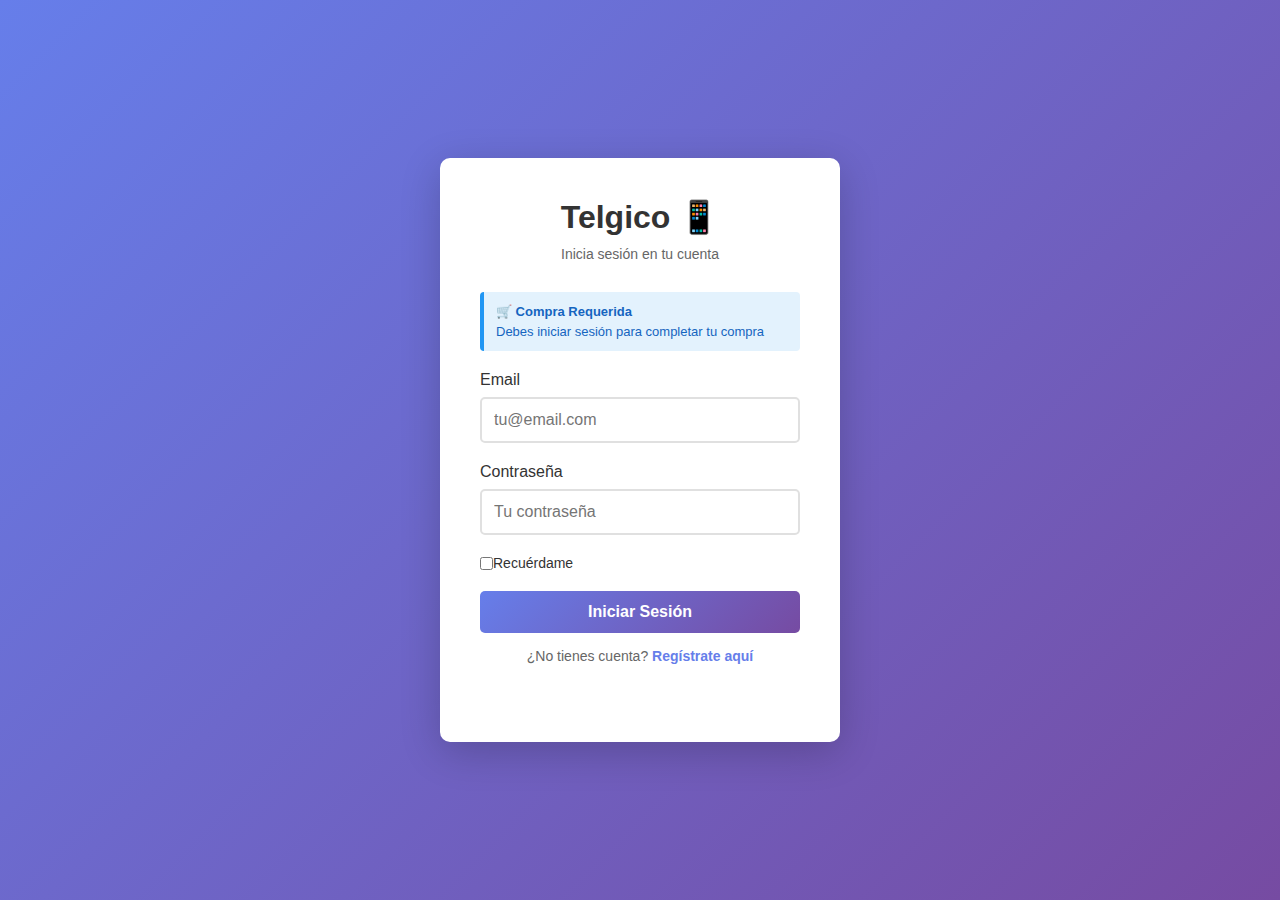
<file: checkout.html>
<!DOCTYPE html>
<html lang="es">
<head>
    <meta charset="UTF-8">
    <meta name="viewport" content="width=device-width, initial-scale=1.0">
    <title>Pago - Telgico📱</title>
    <link rel="stylesheet" href="style.css">
    <style>
        :root {
            --primary-color: #667eea;
            --secondary-color: #764ba2;
            --success-color: #28a745;
            --success-dark: #218838;
            --warning-bg: #fff3cd;
            --warning-border: #ffc107;
            --text-primary: #333;
            --text-secondary: #666;
            --bg-light: #f9f9f9;
            --border-color: #ddd;
            --error-bg: #ffebee;
            --error-color: #c62828;
            --success-bg: #e8f5e9;
            --success-text: #2e7d32;
        }

        .checkout-container {
            max-width: 50rem;
            margin: 2rem auto 1rem;
            padding: 1.875rem;
            background: white;
            border-radius: 0.625rem;
            box-shadow: 0 5px 15px rgba(0,0,0,0.1);
        }

        .checkout-title {
            font-size: clamp(1.5rem, 5vw, 2rem);
            margin-bottom: 1.875rem;
            color: var(--text-primary);
            text-align: center;
        }

        .order-summary {
            background: var(--bg-light);
            padding: 1.25rem;
            border-radius: 0.5rem;
            margin-bottom: 1.875rem;
            font-size: clamp(0.875rem, 1.5vw, 1rem);
        }

        .order-summary h3 {
            margin-bottom: 0.9375rem;
            color: var(--primary-color);
        }

        .order-item {
            display: flex;
            justify-content: space-between;
            padding: 0.625rem 0;
            border-bottom: 1px solid var(--border-color);
            gap: 1rem;
            flex-wrap: wrap;
        }

        .order-total {
            font-size: clamp(1.25rem, 3vw, 1.5rem);
            font-weight: bold;
            color: var(--primary-color);
            text-align: right;
            padding-top: 0.9375rem;
            margin-top: 0.9375rem;
            border-top: 2px solid var(--primary-color);
            word-break: break-word;
        }

        .discount-section {
            background: #f0f4ff;
            padding: 0.9375rem;
            border-radius: 0.5rem;
            margin: 0.9375rem 0;
            border: 1px solid #d0d8ff;
            font-size: clamp(0.875rem, 1.5vw, 1rem);
        }

        .discount-input-group {
            display: flex;
            gap: 0.625rem;
            margin-bottom: 0.625rem;
            flex-wrap: wrap;
        }

        .discount-input-group input {
            flex: 1;
            min-width: 150px;
            padding: 0.625rem;
            border: 1px solid #d0d8ff;
            border-radius: 0.3125rem;
            font-size: clamp(0.875rem, 1.5vw, 1rem);
            text-transform: uppercase;
            box-sizing: border-box;
        }

        .discount-input-group button {
            padding: 0.625rem 1.25rem;
            background-color: var(--primary-color);
            color: white;
            border: none;
            border-radius: 0.3125rem;
            cursor: pointer;
            font-weight: bold;
            transition: background-color 0.3s;
            white-space: nowrap;
            font-size: clamp(0.875rem, 1.5vw, 1rem);
        }

        .discount-input-group button:hover {
            background-color: var(--secondary-color);
        }

        .discount-message {
            font-size: clamp(0.75rem, 1.2vw, 0.875rem);
            margin-top: 0.5rem;
            display: none;
            padding: 0.5rem;
            border-radius: 0.25rem;
        }

        .discount-message.success {
            color: var(--success-text);
            background-color: var(--success-bg);
            border-left: 3px solid var(--success-text);
            display: block;
        }

        .discount-message.error {
            color: var(--error-color);
            background-color: var(--error-bg);
            border-left: 3px solid var(--error-color);
            display: block;
        }

        .discount-info {
            font-size: clamp(0.75rem, 1.2vw, 0.875rem);
            color: var(--text-secondary);
            margin-top: 0.5rem;
        }

        .discount-info ul {
            margin: 0.5rem 0 0 1.25rem;
            font-size: clamp(0.75rem, 1.2vw, 0.875rem);
        }

        .price-row {
            display: flex;
            justify-content: space-between;
            padding: 0.3125rem 0;
            font-size: clamp(0.875rem, 1.5vw, 1rem);
            gap: 1rem;
            flex-wrap: wrap;
        }

        .form-group {
            margin-bottom: 1.25rem;
        }

        .form-group label {
            display: block;
            margin-bottom: 0.5rem;
            font-weight: bold;
            color: var(--text-primary);
            font-size: clamp(0.9rem, 1.5vw, 1rem);
        }

        .form-group input,
        .form-group select {
            width: 100%;
            padding: 0.75rem;
            border: 1px solid var(--border-color);
            border-radius: 0.3125rem;
            font-size: clamp(0.875rem, 1.5vw, 1rem);
            box-sizing: border-box;
        }

        .form-group input:focus,
        .form-group select:focus {
            outline: none;
            border-color: var(--primary-color);
            box-shadow: 0 0 5px rgba(102, 126, 234, 0.3);
        }

        .form-row {
            display: grid;
            grid-template-columns: 1fr 1fr;
            gap: 1.25rem;
        }

        .payment-methods {
            margin: 1.875rem 0;
            padding: 1.25rem;
            background: var(--bg-light);
            border-radius: 0.5rem;
            font-size: clamp(0.875rem, 1.5vw, 1rem);
        }

        .payment-methods h3 {
            margin-bottom: 0.9375rem;
            color: var(--primary-color);
        }

        .payment-option {
            margin-bottom: 0.9375rem;
        }

        .payment-option input[type="radio"] {
            margin-right: 0.625rem;
            cursor: pointer;
        }

        .payment-option label {
            display: inline;
            font-weight: normal;
            cursor: pointer;
            font-size: clamp(0.875rem, 1.5vw, 1rem);
        }

        .button-group {
            display: flex;
            flex-direction: column;
            gap: 0.9375rem;
            margin-top: 1.875rem;
        }

        .btn-pay,
        .btn-cancel {
            width: 100%;
            background-color: var(--success-color);
            color: white;
            padding: 0.9375rem;
            border: none;
            border-radius: 0.3125rem;
            cursor: pointer;
            font-size: clamp(1rem, 2vw, 1.125rem);
            font-weight: bold;
            transition: background-color 0.3s;
            text-decoration: none;
            display: flex;
            align-items: center;
            justify-content: center;
            box-sizing: border-box;
        }

        .btn-pay:hover {
            background-color: var(--success-dark);
        }

        .btn-cancel {
            background-color: #6c757d;
        }

        .btn-cancel:hover {
            background-color: #5a6268;
        }

        .success-message {
            display: none;
            background: var(--success-bg);
            color: #155724;
            padding: 1.25rem;
            border-radius: 0.3125rem;
            margin-bottom: 1.25rem;
            text-align: center;
            font-size: clamp(1rem, 2vw, 1.125rem);
        }

        .success-message.show {
            display: block;
        }

        #debugInfo {
            background-color: var(--warning-bg);
            border: 1px solid var(--warning-border);
            padding: 0.625rem;
            border-radius: 0.3125rem;
            margin-bottom: 0.9375rem;
            display: none;
        }

        #debugInfo small {
            font-size: clamp(0.75rem, 1.2vw, 0.875rem);
        }

        /* Estilos responsivos */
        @media (max-width: 768px) {
            .checkout-container {
                margin: 1rem auto 0.5rem;
                padding: 1.25rem;
            }

            .form-row {
                grid-template-columns: 1fr;
                gap: 1rem;
            }

            .order-summary {
                padding: 1rem;
                margin-bottom: 1.5rem;
            }

            .discount-section {
                padding: 0.75rem;
                margin: 0.75rem 0;
            }

            .button-group {
                gap: 0.75rem;
                margin-top: 1.5rem;
            }

            .discount-input-group {
                gap: 0.5rem;
                margin-bottom: 0.5rem;
            }

            .discount-input-group input {
                min-width: 120px;
            }

            .payment-methods {
                margin: 1.5rem 0;
                padding: 1rem;
            }
        }

        @media (max-width: 480px) {
            .checkout-container {
                margin: 0.5rem auto 0;
                padding: 1rem;
                border-radius: 0.5rem;
            }

            .order-summary {
                padding: 0.75rem;
                margin-bottom: 1rem;
            }

            .order-item {
                flex-direction: column;
                gap: 0.5rem;
                padding: 0.5rem 0;
            }

            .form-group {
                margin-bottom: 1rem;
            }

            .form-row {
                grid-template-columns: 1fr;
                gap: 0.75rem;
            }

            .discount-section {
                padding: 0.75rem;
                margin: 0.75rem 0;
                font-size: 0.875rem;
            }

            .discount-input-group {
                flex-direction: column;
                gap: 0.5rem;
            }

            .discount-input-group input {
                min-width: 100%;
                font-size: 0.875rem;
            }

            .discount-input-group button {
                padding: 0.625rem;
                font-size: 0.875rem;
                width: 100%;
            }

            .button-group {
                gap: 0.5rem;
                margin-top: 1rem;
            }

            .btn-pay,
            .btn-cancel {
                padding: 0.75rem;
                font-size: 1rem;
            }

            .payment-methods {
                margin: 1rem 0;
                padding: 0.75rem;
            }

            .payment-option {
                margin-bottom: 0.75rem;
            }

            .price-row {
                padding: 0.25rem 0;
            }

            #debugInfo {
                padding: 0.5rem;
                margin-bottom: 0.75rem;
            }
        }
    </style>
</head>
<body>
    <!-- Encabezado -->
    <header>
        <div class="container">
            <div class="logo">📱 TechMóvil</div>
            <nav>
                <a href="index.html">Inicio</a>
                <a href="index.html#productos">Productos</a>
                <a href="index.html#ofertas">Ofertas</a>
                <a href="index.html#contacto">Contacto</a>
            </nav>
        </div>
    </header>

    <div class="container">
        <div class="checkout-container">
            <h1 class="checkout-title">Procesamiento de Pago</h1>
            
            <div style="background-color: var(--warning-bg); border: 1px solid var(--warning-border); padding: 0.625rem; border-radius: 0.3125rem; margin-bottom: 0.9375rem; display: none;" id="debugInfo">
                <small id="debugText"></small>
            </div>
            
            <div class="success-message" id="successMessage">
                ✓ ¡Pago procesado exitosamente! Serás redirigido en breve...
            </div>

            <div class="order-summary">
                <h3>Resumen del Pedido</h3>
                <div id="orderItems"></div>
                <div id="priceBreakdown" style="display: none; margin-top: 0.9375rem;">
                    <div class="price-row subtotal">
                        <span>Subtotal:</span>
                        <span id="subtotalAmount">$0.00</span>
                    </div>
                    <div class="price-row discount-amount">
                        <span id="discountLabel">Descuento:</span>
                        <span id="discountAmount">-$0.00</span>
                    </div>
                </div>
                <div class="order-total" id="orderTotal">Total: $0</div>
            </div>

            <!-- Sección de Código de Descuento -->
            <div class="discount-section">
                <h4 style="margin: 0 0 0.625rem 0; color: var(--primary-color);">💰 Tengo un Código de Descuento</h4>
                <div class="discount-input-group">
                    <input type="text" id="discountCode" placeholder="Ingresa tu código de descuento" />
                    <button type="button" onclick="applyDiscount()">Aplicar</button>
                </div>
                <div id="discountMessage" class="discount-message"></div>
                <div class="discount-info">
                    <strong>Códigos disponibles:</strong>
                    <ul style="margin: 0.5rem 0 0 1.25rem; font-size: clamp(0.75rem, 1.2vw, 0.875rem);">
                        <li>BIENVENIDA10 - 10% descuento</li>
                    </ul>
                </div>
            </div>

            <form id="paymentForm" onsubmit="processPayment(event)">
                <h3 style="margin-bottom: 1.25rem; color: var(--text-primary);">Información de Entrega</h3>

                <div class="form-group">
                    <label for="fullName">Nombre Completo *</label>
                    <input type="text" id="fullName" name="fullName" required>
                </div>

                <div class="form-group">
                    <label for="email">Correo Electrónico *</label>
                    <input type="email" id="email" name="email" required>
                </div>

                <div class="form-group">
                    <label for="phone">Teléfono *</label>
                    <input type="tel" id="phone" name="phone" required>
                </div>

                <div class="form-group">
                    <label for="address">Dirección *</label>
                    <input type="text" id="address" name="address" required>
                </div>

                <div class="form-row">
                    <div class="form-group">
                        <label for="city">Ciudad *</label>
                        <input type="text" id="city" name="city" required>
                    </div>
                    <div class="form-group">
                        <label for="zipCode">Código Postal *</label>
                        <input type="text" id="zipCode" name="zipCode" required>
                    </div>
                </div>

                <h3 style="margin: 1.875rem 0 1.25rem 0; color: var(--text-primary);">Método de Pago</h3>

                <div class="payment-methods">
                    <div class="payment-option">
                        <input type="radio" id="credit" name="paymentMethod" value="Tarjeta de Crédito" checked>
                        <label for="credit">💳 Tarjeta de Crédito</label>
                    </div>
                    <div class="payment-option">
                        <input type="radio" id="debit" name="paymentMethod" value="Tarjeta de Débito">
                        <label for="debit">💳 Tarjeta de Débito</label>
                    </div>
                    <div class="payment-option">
                        <input type="radio" id="transfer" name="paymentMethod" value="Transferencia Bancaria">
                        <label for="transfer">🏦 Transferencia Bancaria</label>
                    </div>
                    <div class="payment-option">
                        <input type="radio" id="paypal" name="paymentMethod" value="PayPal">
                        <label for="paypal">🌐 PayPal</label>
                    </div>
                </div>

                <div id="cardFields" style="margin: 1.25rem 0;">
                    <div class="form-group">
                        <label for="cardNumber">Número de Tarjeta *</label>
                        <input type="text" id="cardNumber" name="cardNumber" placeholder="1234 5678 9012 3456" maxlength="19">
                    </div>
                    <div class="form-row">
                        <div class="form-group">
                            <label for="expiry">Vencimiento (MM/YY) *</label>
                            <input type="text" id="expiry" name="expiry" placeholder="12/25" maxlength="5">
                        </div>
                        <div class="form-group">
                            <label for="cvv">CVV *</label>
                            <input type="text" id="cvv" name="cvv" placeholder="123" maxlength="3">
                        </div>
                    </div>
                </div>

                <div class="button-group">
                    <button type="submit" class="btn-pay">Pagar Ahora</button>
                    <a href="index.html" class="btn-cancel">Cancelar</a>
                </div>
            </form>
        </div>
    </div>

    <footer style="margin-top: clamp(2rem, 5vw, 3.75rem);">
        <div class="container">
            <div>
                <h4>Sobre Nosotros</h4>
                <p>TechMóvil es tu tienda de confianza para adquirir los mejores celulares del mercado con precios competitivos y excelente servicio al cliente.</p>
            </div>
            <div>
                <h4>Enlaces Rápidos</h4>
                <p><a href="index.html">Productos</a></p>
                <p><a href="index.html#ofertas">Ofertas</a></p>
                <p><a href="index.html#contacto">Contacto</a></p>
            </div>
            <div class="contact-info">
                <h4>Contacto</h4>
                <p>📞 +593 99 999 999</p>
                <p>📧 Laboratoriovidanueva21@gmail.com</p>
                <p>📍 Av. Pedro Vicente Maldonado S58-34</p>
            </div>
        </div>
    </footer>

    <script>
        // Cargar datos del carrito y variables globales
        let cart = JSON.parse(localStorage.getItem('cart')) || [];
        let orderTotal = 0;
        let discountApplied = 0;
        let discountCode = '';

        // Códigos de descuento disponibles
        const discountCodes = {
            'BIENVENIDA10': 10,
            'SUMMER20': 20,
            'VIP30': 30,
            'TELGICO15': 15,
            'MEGA50': 50,
            'MEGA90': 90,
            'GRATIS100': 100
        };

        // Verificar si el usuario está logueado AL CARGAR LA PÁGINA
        window.addEventListener('DOMContentLoaded', () => {
            // Pequeño delay para asegurar que localStorage esté disponible
            setTimeout(() => {
                const currentUser = localStorage.getItem('currentUser');
                console.log('CurrentUser en checkout:', currentUser); // Debug
                console.log('Todas las claves localStorage:', Object.keys(localStorage)); // Debug
                
                // Mostrar info de debug (comentar después de verificar)
                const debugInfo = document.getElementById('debugInfo');
                const debugText = document.getElementById('debugText');
                debugText.textContent = `localStorage.currentUser: ${currentUser ? 'SÍ EXISTE' : 'NO EXISTE'} | Total keys: ${Object.keys(localStorage).length}`;
                debugInfo.style.display = 'block';
                
                if (!currentUser) {
                    console.error('No hay usuario logueado, redirigiendo a login');
                    setTimeout(() => {
                        alert('Debes iniciar sesión para realizar una compra');
                        window.location.href = 'login.html?redirectTo=checkout';
                    }, 500);
                    return;
                }

                // Si el usuario está logueado, cargar el resumen del pedido
                console.log('Usuario logueado, cargando pedido');
                loadOrderSummary();
            }, 100);
        });

        function loadOrderSummary() {
            const orderItemsDiv = document.getElementById('orderItems');
            const orderTotalDiv = document.getElementById('orderTotal');

            if (cart.length === 0) {
                orderItemsDiv.innerHTML = '<p>Tu carrito está vacío</p>';
                return;
            }

            let total = 0;
            orderItemsDiv.innerHTML = '';

            cart.forEach(item => {
                const itemTotal = item.price * item.quantity;
                total += itemTotal;

                const itemDiv = document.createElement('div');
                itemDiv.className = 'order-item';
                itemDiv.innerHTML = `
                    <span>${item.name} x${item.quantity}</span>
                    <span>$${itemTotal.toFixed(2)}</span>
                `;
                orderItemsDiv.appendChild(itemDiv);
            });

            orderTotal = total;
            updateOrderTotal();
        }

        function updateOrderTotal() {
            const orderTotalDiv = document.getElementById('orderTotal');
            const priceBreakdown = document.getElementById('priceBreakdown');
            const subtotalAmount = document.getElementById('subtotalAmount');
            const discountAmount = document.getElementById('discountAmount');

            let finalTotal = orderTotal;

            if (discountApplied > 0) {
                const discountValue = (orderTotal * discountApplied) / 100;
                finalTotal = orderTotal - discountValue;

                subtotalAmount.textContent = `$${orderTotal.toFixed(2)}`;
                discountAmount.textContent = `-$${discountValue.toFixed(2)}`;
                priceBreakdown.style.display = 'block';
            } else {
                priceBreakdown.style.display = 'none';
                discountCode = '';
            }

            orderTotalDiv.innerHTML = `<div style="font-size: clamp(1.25rem, 3vw, 1.75rem);">Total: $${finalTotal.toFixed(2)}</div>`;
        }

        function applyDiscount() {
            const codeInput = document.getElementById('discountCode');
            const code = codeInput.value.trim().toUpperCase();
            const discountMessage = document.getElementById('discountMessage');

            // Limpiar mensajes previos
            discountMessage.className = 'discount-message';
            discountMessage.textContent = '';

            if (!code) {
                discountMessage.classList.add('error');
                discountMessage.textContent = '❌ Por favor ingresa un código de descuento';
                return;
            }

            if (discountCodes.hasOwnProperty(code)) {
                discountApplied = discountCodes[code];
                discountCode = code;
                const discountValue = (orderTotal * discountApplied) / 100;

                discountMessage.classList.add('success');
                discountMessage.textContent = `✅ ¡Código aplicado! Ahorras $${discountValue.toFixed(2)} (${discountApplied}% de descuento)`;
                
                codeInput.value = '';
                updateOrderTotal();
            } else {
                discountApplied = 0;
                discountCode = '';
                discountMessage.classList.add('error');
                discountMessage.textContent = '❌ Código inválido. Intenta con: BIENVENIDA10, SUMMER20, VIP30, MEGA50, MEGA90, GRATIS100';
                updateOrderTotal();
            }
        }

        function formatCardNumber(value) {
            return value.replace(/\s+/g, '').replace(/(\d{4})/g, '$1 ').trim();
        }

        function formatExpiry(value) {
            return value.replace(/\D/g, '').replace(/(\d{2})(\d{0,2})/, '$1/$2').substr(0, 5);
        }

        // Event listeners para formatear campos
        document.getElementById('cardNumber').addEventListener('input', function(e) {
            e.target.value = formatCardNumber(e.target.value);
        });

        document.getElementById('expiry').addEventListener('input', function(e) {
            e.target.value = formatExpiry(e.target.value);
        });

        document.getElementById('cvv').addEventListener('input', function(e) {
            e.target.value = e.target.value.replace(/\D/g, '').substr(0, 3);
        });

        // Mostrar/ocultar campos de tarjeta
        document.querySelectorAll('input[name="paymentMethod"]').forEach(radio => {
            radio.addEventListener('change', function() {
                const cardFields = document.getElementById('cardFields');
                cardFields.style.display = this.value.includes('Tarjeta') ? 'block' : 'none';
            });
        });

        function processPayment(event) {
            event.preventDefault();

            const fullName = document.getElementById('fullName').value;
            const email = document.getElementById('email').value;
            const paymentMethod = document.querySelector('input[name="paymentMethod"]:checked').value;

            if (!fullName || !email) {
                alert('Por favor completa todos los campos requeridos');
                return;
            }

            // Mostrar mensaje de éxito
            const successMessage = document.getElementById('successMessage');
            successMessage.classList.add('show');

            // Calcular el total final con descuento
            let finalTotal = orderTotal;
            if (discountApplied > 0) {
                finalTotal = orderTotal - ((orderTotal * discountApplied) / 100);
            }

            // Guardar información del pedido
            const orderInfo = {
                customerName: fullName,
                customerEmail: email,
                paymentMethod: paymentMethod,
                orderDate: new Date().toLocaleString(),
                subtotal: orderTotal,
                discountApplied: discountApplied,
                discountCode: discountCode,
                total: finalTotal,
                items: cart
            };

            localStorage.setItem('lastOrder', JSON.stringify(orderInfo));

            // Limpiar carrito
            localStorage.setItem('cart', JSON.stringify([]));

            // Redirigir después de 2 segundos
            setTimeout(() => {
                window.location.href = 'confirmation.html';
            }, 2000);
        }
    </script>
</body>
</html>
</file>
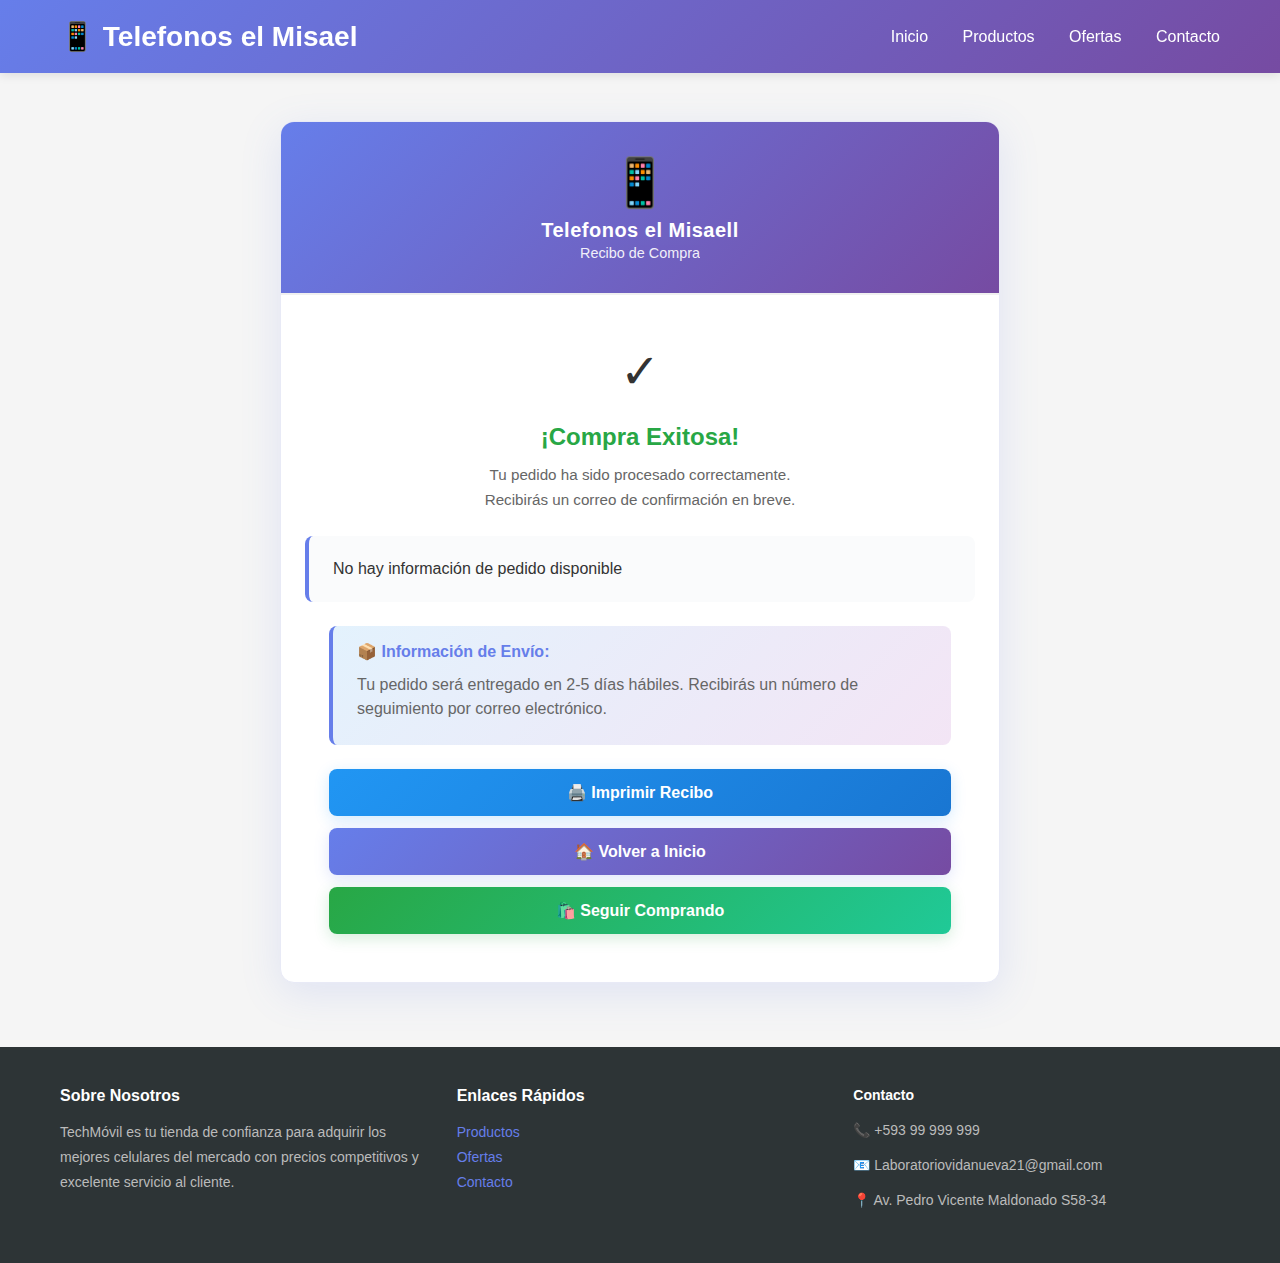
<file: confirmation.html>
<!DOCTYPE html>
<html lang="es">
<head>
    <meta charset="UTF-8">
    <meta name="viewport" content="width=device-width, initial-scale=1.0">
    <title>Confirmación de Compra - Telefonos el Misael📱</title>
    <link rel="stylesheet" href="style.css">
    <style>
        :root {
            --primary-color: #667eea;
            --secondary-color: #764ba2;
            --success-color: #28a745;
            --success-dark: #218838;
            --text-primary: #333;
            --text-secondary: #666;
            --bg-light: #f9f9f9;
            --border-color: #e0e0e0;
        }

        .confirmation-container {
            max-width: 45rem;
            margin: 3rem auto 2rem;
            padding: 0;
            background: white;
            border-radius: 0.875rem;
            box-shadow: 0 10px 40px rgba(102, 126, 234, 0.15);
            text-align: center;
            overflow: hidden;
            border: 1px solid #e8eaf6;
        }

        /* Encabezado de la factura */
        .receipt-header {
            background: linear-gradient(135deg, #667eea 0%, #764ba2 100%);
            color: white;
            padding: 2rem 1.5rem;
            text-align: center;
        }

        .receipt-logo {
            font-size: 3rem;
            margin-bottom: 0.5rem;
        }

        .receipt-title {
            font-size: 1.25rem;
            font-weight: 600;
            margin: 0.5rem 0 0.2rem;
            letter-spacing: 0.5px;
        }

        .receipt-subtitle {
            font-size: 0.9rem;
            opacity: 0.9;
            margin: 0;
        }

        .success-icon {
            font-size: 3rem;
            margin: 1.5rem 0 0.75rem;
            animation: bounce 1s;
            display: inline-block;
        }

        @keyframes bounce {
            0%, 100% { transform: translateY(0); }
            50% { transform: translateY(-1.25rem); }
        }

        .confirmation-title {
            font-size: 1.5rem;
            color: #28a745;
            margin: 0.75rem 0;
            font-weight: 600;
        }

        .confirmation-message {
            font-size: 0.95rem;
            color: var(--text-secondary);
            padding: 0 1.5rem;
            line-height: 1.6;
        }

        /* Sección del recibo */
        .receipt-content {
            padding: 1.5rem;
            border-top: 2px solid #f0f0f0;
        }

        .order-details {
            background: #fafbfc;
            padding: 1.5rem;
            border-radius: 0.5rem;
            margin: 1.5rem 0;
            text-align: left;
            font-size: clamp(0.875rem, 1.5vw, 1rem);
            border-left: 4px solid #667eea;
        }

        .receipt-section-title {
            font-size: 1.1rem;
            font-weight: 600;
            color: #333;
            margin-bottom: 1rem;
            padding-bottom: 0.75rem;
            border-bottom: 2px solid #e0e0e0;
            display: flex;
            align-items: center;
            gap: 0.5rem;
        }

        .detail-row {
            display: flex;
            justify-content: space-between;
            padding: 0.75rem 0;
            border-bottom: 1px solid #e8e8e8;
            gap: 1rem;
            flex-wrap: wrap;
        }

        .detail-row:last-child {
            border-bottom: none;
        }

        .detail-label {
            font-weight: 500;
            color: var(--text-primary);
        }

        .detail-value {
            color: var(--text-secondary);
            font-weight: 500;
        }

        /* Productos */
        .products-section {
            margin: 1.5rem 0;
        }

        .product-item {
            display: flex;
            justify-content: space-between;
            padding: 0.875rem 0;
            border-bottom: 1px dashed #ddd;
            align-items: center;
            gap: 1rem;
        }

        .product-item:last-child {
            border-bottom: none;
        }

        .product-name {
            flex: 1;
            text-align: left;
            font-weight: 500;
        }

        .product-qty {
            color: #667eea;
            font-weight: 600;
            min-width: 50px;
            text-align: center;
        }

        .product-price {
            font-weight: 600;
            color: #333;
            min-width: 80px;
            text-align: right;
        }

        /* Resumen de precios */
        .price-breakdown {
            margin: 1.5rem 0;
            padding: 1rem;
            background: #f5f7ff;
            border-radius: 0.5rem;
        }

        .price-row {
            display: flex;
            justify-content: space-between;
            padding: 0.5rem 0;
            font-size: 0.95rem;
        }

        .price-row.subtotal {
            color: #666;
            border-bottom: 1px solid #d0d8ff;
            padding-bottom: 0.75rem;
            margin-bottom: 0.75rem;
        }

        .price-row.discount {
            color: #28a745;
            font-weight: 600;
        }

        .order-total {
            background: linear-gradient(135deg, #667eea 0%, #764ba2 100%);
            color: white;
            padding: 1.25rem;
            border-radius: 0.5rem;
            font-size: 1.4rem;
            font-weight: 700;
            margin: 1.5rem 0;
            text-align: center;
            word-break: break-word;
            box-shadow: 0 5px 15px rgba(102, 126, 234, 0.2);
        }

        .order-total-label {
            font-size: 0.85rem;
            font-weight: 500;
            opacity: 0.9;
            display: block;
            margin-bottom: 0.25rem;
        }

        .button-group {
            display: flex;
            flex-direction: column;
            gap: 0.75rem;
            margin-top: 1.5rem;
            padding: 0 1.5rem 1.5rem;
        }

        .btn-home,
        .btn-products,
        .btn-print {
            width: 100%;
            padding: 0.875rem 0.5rem;
            border: none;
            border-radius: 0.5rem;
            cursor: pointer;
            font-size: clamp(0.9rem, 2vw, 1rem);
            font-weight: 600;
            transition: all 0.3s ease;
            text-decoration: none;
            display: flex;
            align-items: center;
            justify-content: center;
            text-align: center;
            word-break: break-word;
        }

        .btn-print {
            background: linear-gradient(135deg, #2196F3 0%, #1976D2 100%);
            color: white;
            box-shadow: 0 4px 15px rgba(33, 150, 243, 0.2);
        }

        .btn-print:hover {
            transform: translateY(-2px);
            box-shadow: 0 6px 20px rgba(33, 150, 243, 0.3);
        }

        .btn-home {
            background: linear-gradient(135deg, #667eea 0%, #764ba2 100%);
            color: white;
            box-shadow: 0 4px 15px rgba(102, 126, 234, 0.2);
        }

        .btn-home:hover {
            transform: translateY(-2px);
            box-shadow: 0 6px 20px rgba(102, 126, 234, 0.3);
        }

        .btn-products {
            background: linear-gradient(135deg, #28a745 0%, #20c997 100%);
            color: white;
            box-shadow: 0 4px 15px rgba(40, 167, 69, 0.2);
        }

        .btn-products:hover {
            transform: translateY(-2px);
            box-shadow: 0 6px 20px rgba(40, 167, 69, 0.3);
        }

        .tracking-info {
            background: linear-gradient(135deg, #e3f2fd 0%, #f3e5f5 100%);
            border-left: 4px solid #667eea;
            padding: 1rem 1.5rem;
            margin: 1.5rem;
            border-radius: 0.5rem;
            text-align: left;
            font-size: clamp(0.875rem, 1.5vw, 1rem);
        }

        .tracking-info strong {
            color: #667eea;
            display: block;
            margin-bottom: 0.75rem;
            font-size: 1rem;
        }

        .tracking-info p {
            margin: 0.5rem 0;
            color: #666;
            line-height: 1.5;
        }

        /* Estilos responsivos */
        @media (max-width: 768px) {
            .confirmation-container {
                margin: 2rem auto 1rem;
                border-radius: 0.625rem;
            }

            .receipt-header {
                padding: 1.5rem 1.25rem;
            }

            .order-details {
                padding: 1rem;
                margin: 1.25rem 0;
            }

            .button-group {
                gap: 0.625rem;
                margin-top: 1.25rem;
                padding: 0 1.25rem 1.25rem;
            }

            .detail-row {
                padding: 0.5rem 0;
            }
        }

        @media (max-width: 480px) {
            .confirmation-container {
                margin: 1rem auto 0.5rem;
                border-radius: 0.5rem;
            }

            .receipt-header {
                padding: 1.25rem 1rem;
            }

            .receipt-logo {
                font-size: 2.5rem;
            }

            .receipt-title {
                font-size: 1.1rem;
            }

            .success-icon {
                font-size: 2.5rem;
                margin: 1rem 0 0.5rem;
            }

            .confirmation-title {
                font-size: 1.25rem;
                margin: 0.5rem 0;
            }

            .order-details {
                padding: 0.75rem;
                margin: 1rem 0;
            }

            .detail-row {
                flex-direction: column;
                gap: 0.3rem;
                padding: 0.4rem 0;
            }

            .button-group {
                gap: 0.5rem;
                margin-top: 1rem;
                padding: 0 1rem 1rem;
            }

            .btn-home,
            .btn-products,
            .btn-print {
                padding: 0.75rem 0.5rem;
                font-size: 0.9rem;
            }

            .tracking-info {
                padding: 0.75rem;
                margin: 1rem;
            }

            .receipt-content {
                padding: 1rem;
            }
        }

        /* Estilos para impresión */
        @media print {
            * {
                margin: 0;
                padding: 0;
            }

            body {
                background: white;
                margin: 0;
                padding: 0;
                font-size: 12px;
            }

            header,
            footer,
            .button-group,
            .tracking-info {
                display: none !important;
            }

            .container {
                max-width: 100%;
                padding: 0;
                margin: 0;
            }

            .confirmation-container {
                max-width: 100%;
                margin: 0;
                padding: 0;
                box-shadow: none;
                border: none;
                border-radius: 0;
            }

            .receipt-header {
                page-break-after: avoid;
                padding: 0.75rem 1rem;
                margin: 0;
            }

            .receipt-logo {
                font-size: 2rem;
                margin-bottom: 0.25rem;
            }

            .receipt-title {
                font-size: 1rem;
                margin: 0.25rem 0 0;
            }

            .receipt-subtitle {
                font-size: 0.8rem;
                margin: 0;
            }

            .receipt-content {
                padding: 0.75rem 1rem;
                margin: 0;
            }

            .success-icon {
                font-size: 2rem;
                margin: 0.5rem 0 0.25rem;
            }

            .confirmation-title {
                font-size: 1.25rem;
                margin: 0.3rem 0 0.5rem;
            }

            .confirmation-message {
                font-size: 0.85rem;
                margin-bottom: 0.75rem;
                line-height: 1.3;
            }

            .confirmation-message p {
                margin: 0.2rem 0;
            }

            .order-details {
                background: white;
                padding: 0;
                border: none;
                margin: 0.75rem 0;
                border-left: none;
                page-break-inside: avoid;
            }

            .receipt-section-title {
                font-size: 0.95rem;
                margin-bottom: 0.5rem;
                padding-bottom: 0.3rem;
                border-bottom: 1px solid #999;
            }

            .detail-row {
                padding: 0.35rem 0;
                border-bottom: 0.5px solid #ddd;
                font-size: 0.85rem;
            }

            .detail-row:last-child {
                border-bottom: none;
            }

            .detail-label {
                font-weight: 600;
            }

            .products-section {
                margin: 0.75rem 0;
                page-break-inside: avoid;
            }

            .product-item {
                padding: 0.4rem 0;
                border-bottom: 0.5px dashed #ccc;
                font-size: 0.85rem;
            }

            .product-item:last-child {
                border-bottom: none;
            }

            .product-name {
                font-size: 0.85rem;
            }

            .product-qty {
                font-size: 0.85rem;
            }

            .product-price {
                font-size: 0.85rem;
            }

            .price-breakdown {
                margin: 0.75rem 0;
                padding: 0.75rem;
                background: #fafbfc;
                border-radius: 0;
                page-break-inside: avoid;
            }

            .price-row {
                padding: 0.3rem 0;
                font-size: 0.85rem;
            }

            .price-row.subtotal {
                border-bottom: 0.5px solid #999;
                padding-bottom: 0.5rem;
                margin-bottom: 0.5rem;
            }

            .order-total {
                background: #667eea;
                color: white;
                padding: 0.75rem;
                margin: 0.75rem 0 0;
                font-size: 1.1rem;
                box-shadow: none;
                page-break-inside: avoid;
            }

            .order-total-label {
                font-size: 0.8rem;
            }
        }
    </style>
</head>
<body>
    <!-- Encabezado -->
    <header>
        <div class="container">
            <div class="logo">📱 Telefonos el Misael</div>
            <nav>
                <a href="index.html">Inicio</a>
                <a href="index.html#productos">Productos</a>
                <a href="index.html#ofertas">Ofertas</a>
                <a href="index.html#contacto">Contacto</a>
            </nav>
        </div>
    </header>

    <div class="container">
        <div class="confirmation-container">
            <!-- Encabezado de la factura -->
            <div class="receipt-header">
                <div class="receipt-logo">📱</div>
                <div class="receipt-title">Telefonos el Misaell</div>
                <div class="receipt-subtitle">Recibo de Compra</div>
            </div>

            <!-- Contenido del recibo -->
            <div class="receipt-content">
                <div class="success-icon">✓</div>
                <h1 class="confirmation-title">¡Compra Exitosa!</h1>
                
                <div class="confirmation-message">
                    <p>Tu pedido ha sido procesado correctamente.</p>
                    <p>Recibirás un correo de confirmación en breve.</p>
                </div>

                <div class="order-details" id="orderDetails">
                    <!-- Los detalles del pedido se cargarán aquí -->
                </div>

                <div class="tracking-info">
                    <strong>📦 Información de Envío:</strong>
                    <p>Tu pedido será entregado en 2-5 días hábiles. Recibirás un número de seguimiento por correo electrónico.</p>
                </div>

                <div class="button-group">
                    <button class="btn-print" onclick="printReceipt()">🖨️ Imprimir Recibo</button>
                    <a href="index.html" class="btn-home">🏠 Volver a Inicio</a>
                    <a href="index.html#productos" class="btn-products">🛍️ Seguir Comprando</a>
                </div>
            </div>
        </div>
    </div>

    <footer style="margin-top: clamp(3rem, 5vw, 5rem);">
        <div class="container">
            <div>
                <h4>Sobre Nosotros</h4>
                <p>TechMóvil es tu tienda de confianza para adquirir los mejores celulares del mercado con precios competitivos y excelente servicio al cliente.</p>
            </div>
            <div>
                <h4>Enlaces Rápidos</h4>
                <p><a href="index.html">Productos</a></p>
                <p><a href="index.html#ofertas">Ofertas</a></p>
                <p><a href="index.html#contacto">Contacto</a></p>
            </div>
            <div class="contact-info">
                <h4>Contacto</h4>
                <p>📞 +593 99 999 999</p>
                <p>📧 Laboratoriovidanueva21@gmail.com</p>
                <p>📍 Av. Pedro Vicente Maldonado S58-34</p>
            </div>
        </div>
    </footer>

    <script>
        function loadOrderDetails() {
            const orderDetails = document.getElementById('orderDetails');
            const lastOrder = JSON.parse(localStorage.getItem('lastOrder'));

            if (!lastOrder) {
                orderDetails.innerHTML = '<p>No hay información de pedido disponible</p>';
                return;
            }

            const orderNumber = Math.floor(Math.random() * 1000000).toString().padStart(6, '0');
            
            // Crear HTML de productos
            let productsHTML = '<div class="products-section">';
            let subtotal = 0;
            
            lastOrder.items.forEach(item => {
                const itemTotal = item.price * item.quantity;
                subtotal += itemTotal;
                productsHTML += `
                    <div class="product-item">
                        <div class="product-name">${item.name}</div>
                        <div class="product-qty">x${item.quantity}</div>
                        <div class="product-price">$${itemTotal.toFixed(2)}</div>
                    </div>
                `;
            });
            productsHTML += '</div>';

            // Crear el resumen de precios
            let priceBreakdownHTML = '<div class="price-breakdown">';
            
            if (lastOrder.discountApplied && lastOrder.discountApplied > 0) {
                const discountAmount = (lastOrder.subtotal * lastOrder.discountApplied) / 100;
                priceBreakdownHTML += `
                    <div class="price-row subtotal">
                        <span>Subtotal:</span>
                        <span>$${lastOrder.subtotal.toFixed(2)}</span>
                    </div>
                    <div class="price-row discount">
                        <span>Descuento (${lastOrder.discountApplied}% - ${lastOrder.discountCode}):</span>
                        <span>-$${discountAmount.toFixed(2)}</span>
                    </div>
                `;
            } else {
                priceBreakdownHTML += `
                    <div class="price-row subtotal">
                        <span>Subtotal:</span>
                        <span>$${subtotal.toFixed(2)}</span>
                    </div>
                `;
            }
            
            priceBreakdownHTML += '</div>';

            orderDetails.innerHTML = `
                <div class="receipt-section-title">
                    <span>#${orderNumber}</span>
                    <span>Número de orden</span>
                </div>

                <div class="detail-row">
                    <span class="detail-label">Cliente:</span>
                    <span class="detail-value">${lastOrder.customerName}</span>
                </div>
                <div class="detail-row">
                    <span class="detail-label">Correo:</span>
                    <span class="detail-value">${lastOrder.customerEmail}</span>
                </div>
                <div class="detail-row">
                    <span class="detail-label">Fecha:</span>
                    <span class="detail-value">${lastOrder.orderDate}</span>
                </div>
                <div class="detail-row">
                    <span class="detail-label">Método de Pago:</span>
                    <span class="detail-value">${lastOrder.paymentMethod}</span>
                </div>

                <div style="margin-top: 1.5rem; padding-top: 1.5rem; border-top: 2px solid #e0e0e0;">
                    <h3 class="receipt-section-title">📦 Productos</h3>
                    ${productsHTML}
                </div>

                ${priceBreakdownHTML}

                <div class="order-total">
                    <span class="order-total-label">Total a Pagar</span>
                    $${lastOrder.total.toFixed(2)}
                </div>
            `;
        }

        loadOrderDetails();

        // Función para imprimir el recibo
        function printReceipt() {
            setTimeout(() => {
                window.print();
            }, 100);
        }
    </script>
</body>
</html>
</file>
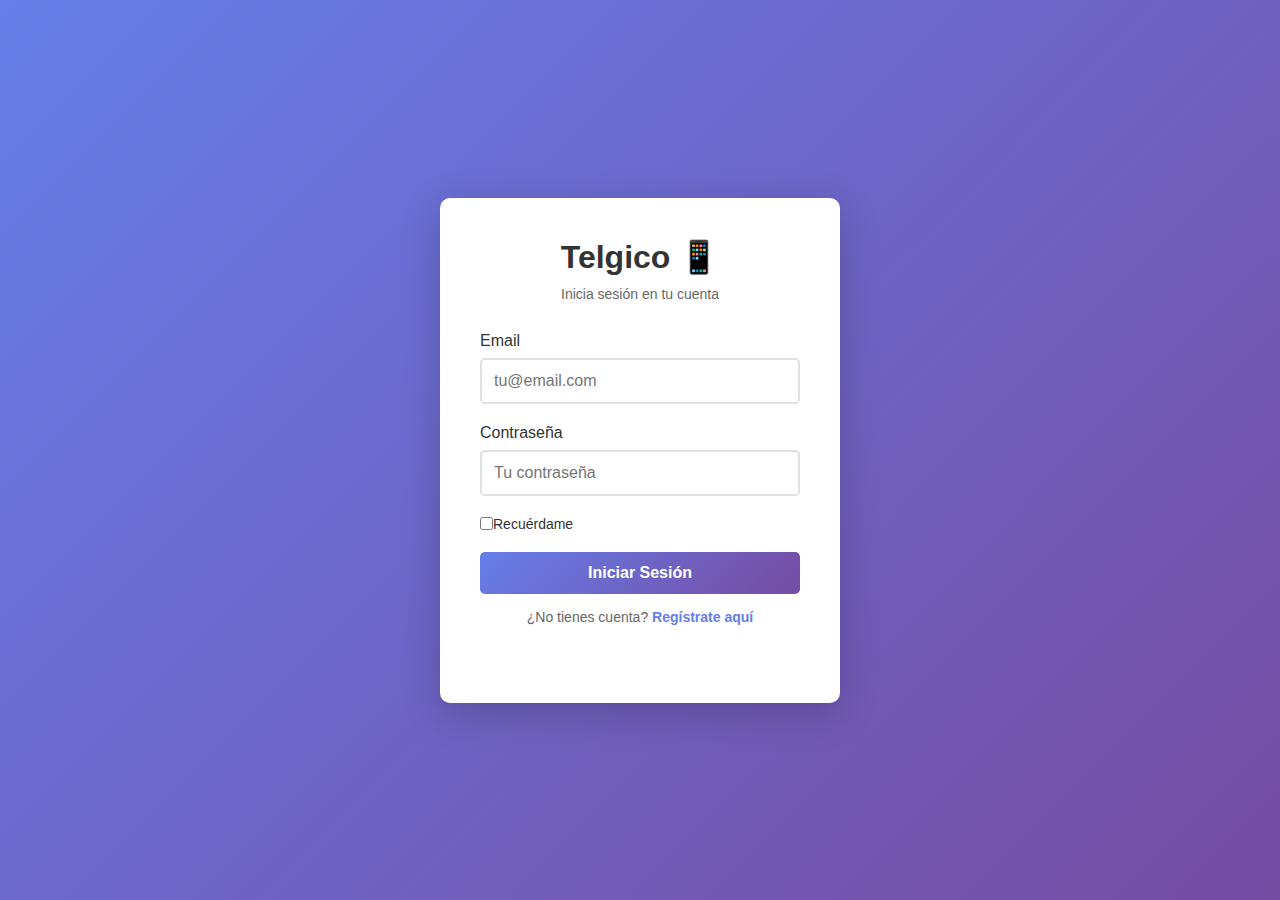
<file: login.html>
<!DOCTYPE html>
<html lang="es">
<head>
    <meta charset="UTF-8">
    <meta name="viewport" content="width=device-width, initial-scale=1.0">
    <title>Iniciar Sesión - Telgico📱</title>
    <link rel="stylesheet" href="style.css">
    <style>
        .login-container {
            min-height: 100vh;
            display: flex;
            align-items: center;
            justify-content: center;
            background: linear-gradient(135deg, #667eea 0%, #764ba2 100%);
        }

        .login-box {
            background: white;
            padding: 2.5rem;
            border-radius: 0.625rem;
            box-shadow: 0 0.625rem 2.5rem rgba(0,0,0,0.2);
            width: 100%;
            max-width: 25rem;
        }

        .login-header {
            text-align: center;
            margin-bottom: 1.875rem;
        }

        .login-header h1 {
            font-size: 2rem;
            color: #333;
            margin-bottom: 0.625rem;
        }

        .login-header p {
            color: #666;
            font-size: 0.875rem;
        }

        .form-group {
            margin-bottom: 1.25rem;
        }

        .form-group label {
            display: block;
            margin-bottom: 0.5rem;
            color: #333;
            font-weight: 500;
        }

        .form-group input {
            width: 100%;
            padding: 0.75rem;
            border: 0.125rem solid #e0e0e0;
            border-radius: 0.3125rem;
            font-size: 1rem;
            transition: border-color 0.3s;
            box-sizing: border-box;
        }

        .form-group input:focus {
            outline: none;
            border-color: #667eea;
        }

        .form-group input[type="checkbox"] {
            width: auto;
            margin-right: 0.5rem;
        }

        .remember-me {
            display: flex;
            align-items: center;
            margin-bottom: 1.25rem;
            font-size: 0.875rem;
        }

        .remember-me label {
            margin-bottom: 0;
        }

        .login-btn {
            width: 100%;
            padding: 0.75rem;
            background: linear-gradient(135deg, #667eea 0%, #764ba2 100%);
            color: white;
            border: none;
            border-radius: 0.3125rem;
            font-size: 1rem;
            font-weight: bold;
            cursor: pointer;
            transition: transform 0.3s, box-shadow 0.3s;
            margin-bottom: 0.9375rem;
        }

        .login-btn:hover {
            transform: translateY(-0.125rem);
            box-shadow: 0 0.3125rem 1.25rem rgba(102, 126, 234, 0.4);
        }

        .login-btn:active {
            transform: translateY(0);
        }

        .signup-link {
            text-align: center;
            font-size: 0.875rem;
            color: #666;
        }

        .signup-link a {
            color: #667eea;
            text-decoration: none;
            font-weight: bold;
        }

        .signup-link a:hover {
            text-decoration: underline;
        }

        .error-message {
            display: none;
            background-color: #ffebee;
            color: #c62828;
            padding: 0.75rem;
            border-radius: 0.3125rem;
            margin-bottom: 0.9375rem;
            font-size: 0.875rem;
            border-left: 0.25rem solid #c62828;
        }

        .success-message {
            display: none;
            background-color: #e8f5e9;
            color: #2e7d32;
            padding: 0.75rem;
            border-radius: 0.3125rem;
            margin-bottom: 0.9375rem;
            font-size: 0.875rem;
            border-left: 0.25rem solid #2e7d32;
        }

        .back-home {
            text-align: center;
            margin-top: 1.25rem;
        }

        .back-home a {
            color: white;
            text-decoration: none;
            font-size: 0.875rem;
        }

        .back-home a:hover {
            text-decoration: underline;
        }

        .demo-credentials {
            background-color: #f5f5f5;
            padding: 0.9375rem;
            border-radius: 0.3125rem;
            margin-bottom: 1.25rem;
            font-size: 0.75rem;
            color: #666;
        }

        .demo-credentials p {
            margin: 0.3125rem 0;
        }

        .purchase-notice {
            background-color: #e3f2fd;
            border-left: 0.25rem solid #2196F3;
            padding: 0.75rem;
            border-radius: 0.25rem;
            margin-bottom: 1.25rem;
            font-size: 0.8125rem;
            color: #1565c0;
        }

        .purchase-notice strong {
            display: block;
            margin-bottom: 0.3125rem;
        }

        /* Media Queries para Responsividad */
        @media (max-width: 768px) {
            .login-box {
                padding: 2rem;
                margin: 1rem;
            }

            .login-header h1 {
                font-size: 1.75rem;
            }

            .form-group {
                margin-bottom: 1rem;
            }

            .login-btn {
                padding: 0.75rem;
                font-size: 0.95rem;
            }
        }

        @media (max-width: 480px) {
            .login-box {
                padding: 1.5rem;
                margin: 0.5rem;
            }

            .login-header h1 {
                font-size: 1.5rem;
                margin-bottom: 0.5rem;
            }

            .login-header p {
                font-size: 0.8rem;
            }

            .form-group {
                margin-bottom: 0.75rem;
            }

            .form-group label {
                margin-bottom: 0.3125rem;
            }

            .login-btn {
                padding: 0.625rem;
                font-size: 0.85rem;
                margin-bottom: 0.75rem;
            }

            .back-home {
                margin-top: 1rem;
            }

            .remember-me {
                margin-bottom: 1rem;
                font-size: 0.8rem;
            }

            .signup-link {
                font-size: 0.8rem;
            }
        }
    </style>
</head>
<body>
    <div class="login-container">
    <div class="login-box">
            <div class="login-header">
                <h1>Telgico 📱</h1>
                <p>Inicia sesión en tu cuenta</p>
            </div>

            <div class="purchase-notice" id="purchaseNotice" style="display: none;">
                <strong>🛒 Compra Requerida</strong>
                Debes iniciar sesión para completar tu compra
            </div>

            <div class="error-message" id="errorMessage"></div>
            <div class="success-message" id="successMessage"></div>

            <form id="loginForm" onsubmit="handleLogin(event)">
                <div class="form-group">
                    <label for="email">Email</label>
                    <input 
                        type="email" 
                        id="email" 
                        placeholder="tu@email.com" 
                        required
                    />
                </div>

                <div class="form-group">
                    <label for="password">Contraseña</label>
                    <input 
                        type="password" 
                        id="password" 
                        placeholder="Tu contraseña" 
                        required
                    />
                </div>

                <div class="remember-me">
                    <input 
                        type="checkbox" 
                        id="rememberMe"
                    />
                    <label for="rememberMe">Recuérdame</label>
                </div>

                <button type="submit" class="login-btn">Iniciar Sesión</button>

                <div class="signup-link">
                    ¿No tienes cuenta? <a href="#" onclick="goToSignup(event)">Regístrate aquí</a>
                </div>
            </form>

            <div class="back-home">
                <a href="index.html">← Volver a la tienda</a>
            </div>
        </div>
    </div>

    <script>
        // Usuarios registrados (simulado - en producción esto estaría en una BD)
        const registeredUsers = [
            { email: 'usuario@telgico.com', password: '123456', name: 'Usuario Demo' },
            { email: 'test@telgico.com', password: 'password123', name: 'Test User' }
        ];

        function handleLogin(event) {
            event.preventDefault();

            const email = document.getElementById('email').value.trim();
            const password = document.getElementById('password').value;
            const rememberMe = document.getElementById('rememberMe').checked;
            const errorMessage = document.getElementById('errorMessage');
            const successMessage = document.getElementById('successMessage');

            // Limpiar mensajes previos
            errorMessage.style.display = 'none';
            successMessage.style.display = 'none';

            // Validación básica
            if (!email || !password) {
                showError('Por favor completa todos los campos');
                return;
            }

            if (!isValidEmail(email)) {
                showError('Por favor ingresa un email válido');
                return;
            }

            if (password.length < 6) {
                showError('La contraseña debe tener al menos 6 caracteres');
                return;
            }

            // Verificar credenciales
            const user = registeredUsers.find(u => u.email === email && u.password === password);

            if (user) {
                // Login exitoso
                const userData = {
                    email: user.email,
                    name: user.name,
                    loginTime: new Date().toISOString()
                };

                localStorage.setItem('currentUser', JSON.stringify(userData));
                console.log('Guardando currentUser:', userData);
                console.log('Verificando localStorage:', localStorage.getItem('currentUser'));
                
                if (rememberMe) {
                    localStorage.setItem('rememberMe', 'true');
                    localStorage.setItem('rememberedEmail', email);
                }

                showSuccess(`¡Bienvenido ${user.name}!`);
                
                // Redirigir después de 1.5 segundos
                setTimeout(() => {
                    // Verificar si fue redirigido desde checkout
                    const params = new URLSearchParams(window.location.search);
                    const redirectTo = params.get('redirectTo');
                    
                    if (redirectTo === 'checkout') {
                        window.location.href = 'checkout.html';
                    } else {
                        window.location.href = 'index.html';
                    }
                }, 1500);
            } else {
                showError('Email o contraseña incorrectos');
            }
        }

        function isValidEmail(email) {
            const emailRegex = /^[^\s@]+@[^\s@]+\.[^\s@]+$/;
            return emailRegex.test(email);
        }

        function showError(message) {
            const errorMessage = document.getElementById('errorMessage');
            errorMessage.textContent = message;
            errorMessage.style.display = 'block';
        }

        function showSuccess(message) {
            const successMessage = document.getElementById('successMessage');
            successMessage.textContent = message;
            successMessage.style.display = 'block';
        }

        function goToSignup(event) {
            event.preventDefault();
            alert('Función de registro aún en desarrollo. Por ahora, usa las credenciales de prueba.');
        }

        // Cargar email recordado si existe
        window.addEventListener('DOMContentLoaded', () => {
            const rememberedEmail = localStorage.getItem('rememberedEmail');
            if (rememberedEmail) {
                document.getElementById('email').value = rememberedEmail;
                document.getElementById('rememberMe').checked = true;
            }

            // Verificar si viene de una intención de compra
            const params = new URLSearchParams(window.location.search);
            if (params.get('redirectTo') === 'checkout') {
                document.getElementById('purchaseNotice').style.display = 'block';
            }

            // Verificar si el usuario ya está logueado
            const currentUser = localStorage.getItem('currentUser');
            if (currentUser) {
                // Redirigir a la página de inicio si ya está logueado
                window.location.href = 'index.html';
            }
        });

        // Cerrar sesión cuando se cierra la ventana (si "Recuérdame" no está marcado)
        window.addEventListener('beforeunload', () => {
            const rememberMe = localStorage.getItem('rememberMe');
            if (rememberMe !== 'true') {
                localStorage.removeItem('currentUser');
            }
        });
    </script>
</body>
</html>
</file>
<file: style.css>
* {
    margin: 0;
    padding: 0;
    box-sizing: border-box;
}

body {
    font-family: 'Segoe UI', Tahoma, Geneva, Verdana, sans-serif;
    background-color: #f5f5f5;
    color: #333;
}

/* Encabezado */
header {
    background: linear-gradient(135deg, #667eea 0%, #764ba2 100%);
    color: white;
    padding: 1.25rem 0;
    box-shadow: 0 0.125rem 0.625rem rgba(0,0,0,0.1);
    position: sticky;
    top: 0;
    z-index: 100;
}

.container {
    max-width: 75rem;
    margin: 0 auto;
    padding: 0 1.25rem;
}

header .container {
    display: flex;
    justify-content: space-between;
    align-items: center;
}

.logo {
    font-size: 1.75rem;
    font-weight: bold;
}

nav a {
    color: white;
    text-decoration: none;
    margin-left: 1.875rem;
    transition: opacity 0.3s;
}

nav a:hover {
    opacity: 0.8;
}

.nav-link-login {
    background-color: #ff6b6b;
    padding: 0.5rem 1rem;
    border-radius: 0.3125rem;
    transition: background-color 0.3s;
}

.nav-link-login:hover {
    background-color: #ee5a52;
    opacity: 1;
}

/* Sección Hero */
.hero {
    background: linear-gradient(135deg, #667eea 0%, #764ba2 100%);
    color: white;
    padding: 5rem 1.25rem;
    text-align: center;
}

.hero h1 {
    font-size: 3rem;
    margin-bottom: 1.25rem;
}

.hero p {
    font-size: 1.25rem;
    margin-bottom: 1.875rem;
}

.btn {
    background-color: #ff6b6b;
    color: white;
    padding: 0.9375rem 2.5rem;
    border: none;
    border-radius: 0.3125rem;
    cursor: pointer;
    font-size: 1rem;
    transition: background-color 0.3s;
    text-decoration: none;
    display: inline-block;
}

.btn:hover {
    background-color: #ee5a52;
}

/* Sección de Productos */
.products-section {
    padding: 5rem 1.25rem;
    background-color: white;
}

.section-title {
    text-align: center;
    font-size: 2.25rem;
    margin-bottom: 3.125rem;
    color: #333;
}

.products-grid {
    display: grid;
    grid-template-columns: repeat(auto-fit, minmax(17.5rem, 1fr));
    gap: 1.875rem;
}

.product-card {
    background: white;
    border-radius: 0.625rem;
    overflow: hidden;
    box-shadow: 0 0.3125rem 0.9375rem rgba(0,0,0,0.1);
    transition: transform 0.3s, box-shadow 0.3s;
}

.product-card:hover {
    transform: translateY(-0.625rem);
    box-shadow: 0 0.625rem 1.5625rem rgba(0,0,0,0.15);
}

.product-image {
    background: linear-gradient(135deg, #e0e0e0 0%, #f5f5f5 100%);
    height: 20rem;
    display: flex;
    align-items: center;
    justify-content: center;
    font-size: 5rem;
    overflow: hidden;
}

.product-image img {
    width: 100%;
    height: 100%;
    object-fit: cover;
    transition: transform 0.3s ease;
}

.product-card:hover .product-image img {
    transform: scale(1.05);
}

.product-info {
    padding: 1.25rem;
}

.product-name {
    font-size: 1.25rem;
    font-weight: bold;
    margin-bottom: 0.625rem;
    color: #333;
}

.product-specs {
    font-size: 0.875rem;
    color: #666;
    margin-bottom: 0.9375rem;
    line-height: 1.6;
}

.product-price {
    font-size: 1.5rem;
    color: #667eea;
    font-weight: bold;
    margin-bottom: 0.9375rem;
}

/* Estilos para ofertas */
.discount-badge {
    position: absolute;
    top: 0.625rem;
    right: 0.625rem;
    background-color: #ff6b6b;
    color: white;
    padding: 0.5rem 0.75rem;
    border-radius: 0.3125rem;
    font-weight: bold;
    font-size: 0.875rem;
    z-index: 10;
}

.product-image {
    position: relative;
}

.product-prices {
    display: flex;
    align-items: center;
    gap: 0.9375rem;
    margin-bottom: 0.9375rem;
}

.original-price {
    font-size: 1rem;
    color: #999;
    text-decoration: line-through;
}

.product-card button {
    width: 100%;
    background-color: #667eea;
    color: white;
    padding: 0.75rem;
    border: none;
    border-radius: 0.3125rem;
    cursor: pointer;
    font-size: 1rem;
    transition: background-color 0.3s;
}

.product-card button:hover {
    background-color: #764ba2;
}

/* Sección de Ofertas */
.offers-section {
    background-color: #f9f9f9;
    padding: 3.75rem 1.25rem;
}

.offer-banner {
    background: linear-gradient(135deg, #ff6b6b 0%, #ee5a52 100%);
    color: white;
    padding: 2.5rem;
    border-radius: 0.625rem;
    text-align: center;
    margin-bottom: 2.5rem;
}

.offer-banner h3 {
    font-size: 1.75rem;
    margin-bottom: 0.625rem;
}

/* Pie de página */
footer {
    background-color: #2d3436;
    color: white;
    padding: 2.5rem 1.25rem;
    margin-top: 3.75rem;
}

footer .container {
    display: grid;
    grid-template-columns: repeat(auto-fit, minmax(15.625rem, 1fr));
    gap: 1.875rem;
}

footer h4 {
    margin-bottom: 0.9375rem;
}

footer p {
    font-size: 0.875rem;
    line-height: 1.8;
    color: #bbb;
}

footer a {
    color: #667eea;
    text-decoration: none;
}

footer a:hover {
    text-decoration: underline;
}

.contact-info {
    font-size: 0.875rem;
}

.contact-info p {
    margin-bottom: 0.625rem;
}

/* Carrito */
.cart-icon {
    position: relative;
    cursor: pointer;
    font-size: 1.5rem;
}

.cart-count {
    position: absolute;
    top: -0.5rem;
    right: -0.5rem;
    background-color: #ff6b6b;
    color: white;
    border-radius: 50%;
    width: 1.5rem;
    height: 1.5rem;
    display: flex;
    align-items: center;
    justify-content: center;
    font-size: 0.75rem;
    font-weight: bold;
}

/* Modal del Carrito */
.cart-modal {
    display: none;
    position: fixed;
    top: 0;
    left: 0;
    width: 100%;
    height: 100%;
    background-color: rgba(0,0,0,0.5);
    z-index: 1000;
}

.cart-modal.active {
    display: flex;
    align-items: center;
    justify-content: center;
}

.cart-content {
    background: white;
    border-radius: 0.625rem;
    width: 90%;
    max-width: 31.25rem;
    max-height: 80vh;
    overflow-y: auto;
    padding: 1.875rem;
}

.cart-header {
    display: flex;
    justify-content: space-between;
    align-items: center;
    margin-bottom: 1.25rem;
    border-bottom: 0.125rem solid #f0f0f0;
    padding-bottom: 0.9375rem;
}

.close-btn {
    background: none;
    border: none;
    font-size: 1.75rem;
    cursor: pointer;
    color: #666;
}

.cart-item {
    display: flex;
    justify-content: space-between;
    align-items: center;
    padding: 0.9375rem 0;
    border-bottom: 0.0625rem solid #f0f0f0;
}

.item-details {
    flex: 1;
}

.item-name {
    font-weight: bold;
    margin-bottom: 0.3125rem;
}

.item-price {
    color: #667eea;
    font-weight: bold;
}

.item-quantity {
    display: flex;
    align-items: center;
    gap: 0.625rem;
    margin-right: 0.9375rem;
}

.quantity-btn {
    background-color: #f0f0f0;
    border: none;
    width: 1.5625rem;
    height: 1.5625rem;
    border-radius: 0.1875rem;
    cursor: pointer;
    font-weight: bold;
}

.remove-btn {
    background-color: #ff6b6b;
    color: white;
    border: none;
    padding: 0.3125rem 0.625rem;
    border-radius: 0.1875rem;
    cursor: pointer;
    font-size: 0.75rem;
}

.cart-empty {
    text-align: center;
    padding: 2.5rem 1.25rem;
    color: #999;
}

.cart-total {
    margin-top: 1.25rem;
    padding-top: 1.25rem;
    border-top: 0.125rem solid #f0f0f0;
    font-size: 1.25rem;
    font-weight: bold;
    text-align: right;
    color: #667eea;
}

.checkout-btn {
    width: 100%;
    margin-top: 1.25rem;
    transition: opacity 0.3s, cursor 0.3s;
}

.checkout-btn:disabled {
    opacity: 0.5;
    cursor: not-allowed;
}

.checkout-btn:disabled:hover {
    background-color: #667eea;
}

.notification {
    position: fixed;
    top: 6.25rem;
    right: 1.25rem;
    background-color: #28a745;
    color: white;
    padding: 0.9375rem 1.25rem;
    border-radius: 0.3125rem;
    box-shadow: 0 0.3125rem 0.9375rem rgba(0,0,0,0.2);
    z-index: 1001;
    animation: slideIn 0.3s ease-in-out;
}

@keyframes slideIn {
    from {
        transform: translateX(25rem);
        opacity: 0;
    }
    to {
        transform: translateX(0);
        opacity: 1;
    }
}
/* Estilos para Sección de Código de Descuento */
.discount-section {
    background-color: #e8f4f8;
    border-left: 0.25rem solid #667eea;
    padding: 1.25rem;
    border-radius: 0.5rem;
    margin-bottom: 1.875rem;
}

.discount-input-group {
    display: flex;
    gap: 0.625rem;
    margin-bottom: 0.625rem;
}

.discount-input-group input {
    flex: 1;
    padding: 0.75rem;
    border: 0.0625rem solid #ccc;
    border-radius: 0.3125rem;
    font-size: 0.875rem;
    transition: border-color 0.3s;
}

.discount-input-group input:focus {
    outline: none;
    border-color: #667eea;
    box-shadow: 0 0 0.3125rem rgba(102, 126, 234, 0.2);
}

.discount-input-group button {
    padding: 0.75rem 1.875rem;
    background-color: #667eea;
    color: white;
    border: none;
    border-radius: 0.3125rem;
    cursor: pointer;
    font-weight: bold;
    transition: background-color 0.3s;
}

.discount-input-group button:hover {
    background-color: #764ba2;
}

.discount-message {
    margin-bottom: 0.625rem;
    padding: 0.625rem;
    border-radius: 0.3125rem;
    font-weight: 500;
    min-height: 1.25rem;
}

.discount-message.success {
    background-color: #d4edda;
    color: #155724;
    border: 0.0625rem solid #c3e6cb;
}

.discount-message.error {
    background-color: #f8d7da;
    color: #721c24;
    border: 0.0625rem solid #f5c6cb;
}

.discount-info {
    background-color: white;
    padding: 0.75rem;
    border-radius: 0.3125rem;
    font-size: 0.8125rem;
    color: #555;
    margin-top: 0.625rem;
}

.discount-info ul {
    list-style-type: none;
}

.discount-info li {
    padding: 0.25rem 0;
}

/* Estilos para Desglose de Precios */
.price-row {
    display: flex;
    justify-content: space-between;
    padding: 0.625rem 0;
    font-size: 1rem;
}

.price-row.subtotal {
    color: #333;
    font-weight: 600;
}

.price-row.discount-amount {
    color: #28a745;
    font-weight: 600;
}
</file>
